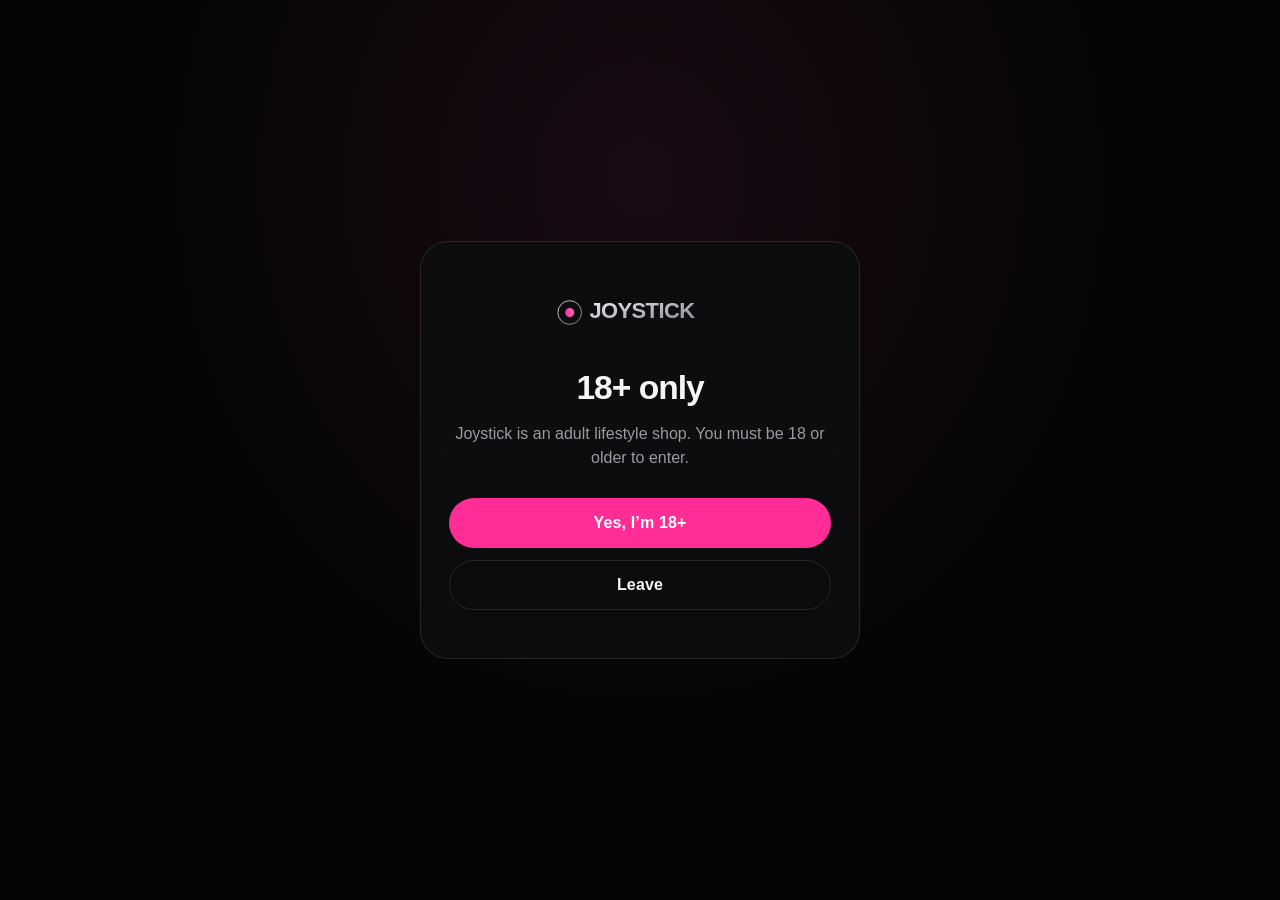
<file: index.html>
<!DOCTYPE html>
<html lang="en-ZA">
<head>
  <meta charset="utf-8" />
  <meta name="viewport" content="width=device-width, initial-scale=1" />
  <title>Joystick — Play Your Way.</title>
  <meta name="description" content="Joystick — adult lifestyle, intimacy and pleasure. Discreet shopping from Durban, South Africa. 18+ only." />
  <meta name="theme-color" content="#050505" />
  <meta name="robots" content="index,follow" />
  <link rel="canonical" href="https://qyvn.github.io/joystick-site/" />
  <meta property="og:title" content="Joystick — Play Your Way." />
  <meta property="og:description" content="Adult Lifestyle · Intimacy · Pleasure. Discreet plain packaging. Durban, South Africa. 18+." />
  <meta property="og:type" content="website" />
  <meta property="og:url" content="https://qyvn.github.io/joystick-site/" />
  <meta property="og:image" content="https://qyvn.github.io/joystick-site/assets/og.png" />
  <link rel="icon" href="assets/favicon.svg" type="image/svg+xml" />
  <link rel="stylesheet" href="css/styles.css" />
</head>
<body>
  <!-- 18+ age gate -->
  <div id="age-gate" role="dialog" aria-modal="true" aria-labelledby="age-title">
    <div class="gate-card">
      <img class="mark" src="assets/logo.svg" alt="Joystick" width="180" height="45" />
      <h1 id="age-title">18+ only</h1>
      <p>Joystick is an adult lifestyle shop. You must be 18 or older to enter.</p>
      <div class="gate-actions">
        <button type="button" class="btn btn-primary btn-block" id="age-yes">Yes, I’m 18+</button>
        <button type="button" class="btn btn-ghost btn-block" id="age-no">Leave</button>
      </div>
    </div>
  </div>

  <div id="site" hidden>
    <header class="topbar">
      <a class="brand-link" href="#top" aria-label="Joystick home">
        <img src="assets/logo.svg" alt="" width="140" height="35" />
      </a>
      <nav class="nav" aria-label="Primary">
        <a class="hide-sm" href="#shop">Shop</a>
        <a class="hide-sm" href="#shipping">Shipping</a>
        <a class="hide-sm" href="#order">Order</a>
        <a class="hide-sm" href="privacy.html">Privacy</a>
        <button type="button" class="cart-btn" id="cart-btn" aria-expanded="false" aria-controls="cart-drawer">
          Bag <span class="badge" id="cart-badge" data-count="0"></span>
        </button>
      </nav>
    </header>

    <main id="top">
      <section class="hero" aria-label="Intro">
        <div class="hero-inner">
          <p class="eyebrow">Adult Lifestyle · Intimacy · Pleasure</p>
          <h1><span>Play Your</span><span>Way.</span></h1>
          <p class="sub">A classy, discreet shop from Durban. Tasteful finds. Plain packaging. No fuss.</p>
          <div class="hero-cta">
            <a class="btn btn-primary" href="#shop">Browse the catalogue</a>
            <a class="btn btn-ghost" href="#shipping">Discreet shipping</a>
          </div>
        </div>
      </section>

      <section class="statement" aria-label="Promise">
        <p>Designed for adults who prefer quiet confidence over loud marketing.</p>
      </section>

      <section class="section" id="shop" aria-labelledby="shop-title">
        <div class="section-head">
          <div>
            <h2 id="shop-title">Catalogue</h2>
            <p>Placeholder products for now. Real stock will come from South African wholesalers and dropshippers.</p>
            <span class="price-note">All prices are placeholders (ZAR)</span>
          </div>
        </div>
        <div class="chips" id="category-chips" role="group" aria-label="Categories"></div>
        <div class="grid" id="product-grid"></div>
      </section>

      <section class="shipping" id="shipping" aria-labelledby="ship-title">
        <div class="shipping-inner">
          <h2 id="ship-title">Ships in plain packaging.</h2>
          <p>No brand names on the box. Discreet delivery across South Africa. Your business stays yours.</p>
          <div class="pill-row">
            <span class="pill">Unmarked outer box</span>
            <span class="pill">Neutral invoice option</span>
            <span class="pill">Durban-based</span>
          </div>
        </div>
      </section>

      <section class="section" id="order" aria-labelledby="order-title">
        <div class="section-head">
          <div>
            <h2 id="order-title">How to order</h2>
            <p>No card gateway yet. Order via WhatsApp or pay by EFT / Instant EFT.</p>
          </div>
        </div>
        <div class="steps">
          <article class="step">
            <div class="n">01</div>
            <h3>Add to bag</h3>
            <p>Pick what you want from the catalogue. Quantities stay on your device.</p>
          </article>
          <article class="step">
            <div class="n">02</div>
            <h3>WhatsApp or EFT</h3>
            <p>Send a prefilled WhatsApp order, or pay by EFT with your order reference.</p>
          </article>
          <article class="step">
            <div class="n">03</div>
            <h3>We confirm &amp; ship</h3>
            <p>We confirm stock, then ship in plain packaging. You’ll get a tracking note.</p>
          </article>
        </div>
      </section>
    </main>

    <footer class="footer">
      <div class="footer-inner">
        <div>
          <strong>Joystick</strong> — Play Your Way.<br />
          Adult Lifestyle · Intimacy · Pleasure<br />
          Durban, South Africa · 18+ only
        </div>
        <div>
          <nav aria-label="Footer">
            <a href="#shop">Shop</a>
            <a href="#shipping">Shipping</a>
            <a href="privacy.html">POPIA privacy</a>
          </nav>
          <p style="margin:14px 0 0">
            We process personal information in line with South Africa’s Protection of Personal Information Act (POPIA).
            See our <a href="privacy.html">privacy note</a>.
          </p>
        </div>
      </div>
    </footer>
  </div>

  <div class="overlay" id="cart-overlay"></div>
  <aside class="drawer" id="cart-drawer" aria-hidden="true" aria-label="Shopping bag">
    <div class="drawer-head">
      <h2>Your bag</h2>
      <button type="button" class="icon-btn" id="close-cart" aria-label="Close bag">✕</button>
    </div>
    <div class="drawer-body" id="cart-body"></div>
    <div class="drawer-foot">
      <div class="total-row">
        <span>Total</span>
        <strong id="cart-total">R0</strong>
      </div>
      <p class="hint">Prices are placeholders until real stock is loaded.</p>
      <button type="button" class="btn btn-primary btn-block" id="checkout-start" disabled>Checkout</button>
      <div class="checkout-panel" id="checkout-panel">
        <button type="button" class="btn btn-chrome btn-block" id="wa-checkout">
          Order on WhatsApp <span class="todo-flag">TODO number</span>
        </button>
        <button type="button" class="btn btn-ghost btn-block" id="eft-checkout">
          Pay by EFT / Instant EFT
        </button>
        <div class="eft-box" id="eft-box" hidden></div>
      </div>
    </div>
  </aside>

  <script src="js/config.js"></script>
  <script src="js/products.js"></script>
  <script src="js/app.js"></script>
</body>
</html>
</file>
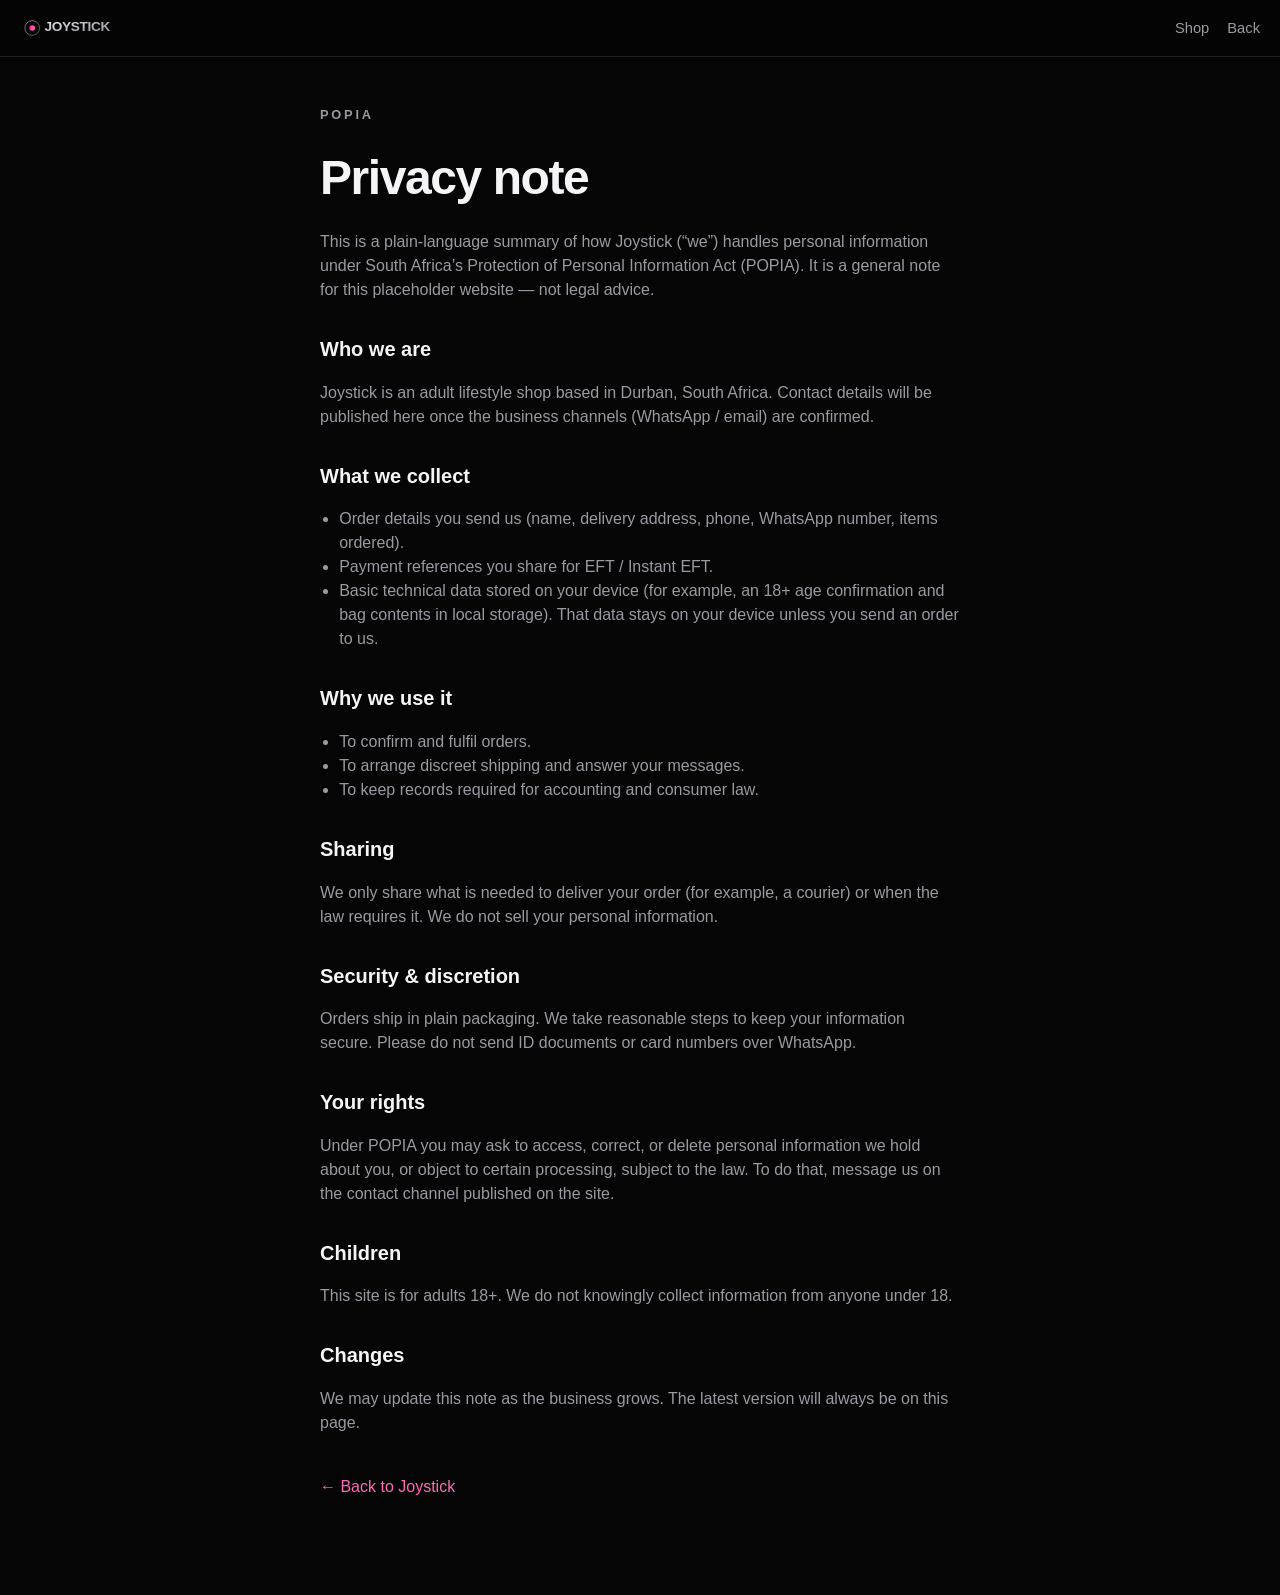
<file: privacy.html>
<!DOCTYPE html>
<html lang="en-ZA">
<head>
  <meta charset="utf-8" />
  <meta name="viewport" content="width=device-width, initial-scale=1" />
  <title>Privacy — Joystick (POPIA)</title>
  <meta name="description" content="Joystick privacy note under South Africa’s Protection of Personal Information Act (POPIA)." />
  <meta name="theme-color" content="#050505" />
  <link rel="icon" href="assets/favicon.svg" type="image/svg+xml" />
  <link rel="stylesheet" href="css/styles.css" />
</head>
<body>
  <header class="topbar">
    <a class="brand-link" href="index.html" aria-label="Joystick home">
      <img src="assets/logo.svg" alt="" width="140" height="35" />
    </a>
    <nav class="nav" aria-label="Primary">
      <a href="index.html#shop">Shop</a>
      <a href="index.html">Back</a>
    </nav>
  </header>

  <main class="prose">
    <p class="eyebrow">POPIA</p>
    <h1>Privacy note</h1>
    <p>This is a plain-language summary of how Joystick (“we”) handles personal information under South Africa’s Protection of Personal Information Act (POPIA). It is a general note for this placeholder website — not legal advice.</p>

    <h2>Who we are</h2>
    <p>Joystick is an adult lifestyle shop based in Durban, South Africa. Contact details will be published here once the business channels (WhatsApp / email) are confirmed.</p>

    <h2>What we collect</h2>
    <ul>
      <li>Order details you send us (name, delivery address, phone, WhatsApp number, items ordered).</li>
      <li>Payment references you share for EFT / Instant EFT.</li>
      <li>Basic technical data stored on your device (for example, an 18+ age confirmation and bag contents in local storage). That data stays on your device unless you send an order to us.</li>
    </ul>

    <h2>Why we use it</h2>
    <ul>
      <li>To confirm and fulfil orders.</li>
      <li>To arrange discreet shipping and answer your messages.</li>
      <li>To keep records required for accounting and consumer law.</li>
    </ul>

    <h2>Sharing</h2>
    <p>We only share what is needed to deliver your order (for example, a courier) or when the law requires it. We do not sell your personal information.</p>

    <h2>Security &amp; discretion</h2>
    <p>Orders ship in plain packaging. We take reasonable steps to keep your information secure. Please do not send ID documents or card numbers over WhatsApp.</p>

    <h2>Your rights</h2>
    <p>Under POPIA you may ask to access, correct, or delete personal information we hold about you, or object to certain processing, subject to the law. To do that, message us on the contact channel published on the site.</p>

    <h2>Children</h2>
    <p>This site is for adults 18+. We do not knowingly collect information from anyone under 18.</p>

    <h2>Changes</h2>
    <p>We may update this note as the business grows. The latest version will always be on this page.</p>

    <p style="margin-top:40px"><a href="index.html">← Back to Joystick</a></p>
  </main>
</body>
</html>
</file>
<file: css/styles.css>
/* Joystick — black / hot pink / chrome silver */
:root {
  --bg: #050505;
  --bg-elev: #0e0e10;
  --ink: #f5f5f7;
  --muted: #9a9aa3;
  --pink: #ff2d95;
  --pink-soft: #ff6bb5;
  --chrome: #c8c8d0;
  --chrome-dim: #8a8a96;
  --line: rgba(200, 200, 208, 0.14);
  --radius: 18px;
  --max: 1120px;
  --font: "Helvetica Neue", Helvetica, Arial, system-ui, sans-serif;
  --display: "Helvetica Neue", Helvetica, Arial, system-ui, sans-serif;
}

*, *::before, *::after { box-sizing: border-box; }
html { scroll-behavior: smooth; }
body {
  margin: 0;
  font-family: var(--font);
  background: var(--bg);
  color: var(--ink);
  line-height: 1.5;
  -webkit-font-smoothing: antialiased;
  text-rendering: optimizeLegibility;
}
img, svg { display: block; max-width: 100%; }
a { color: var(--pink-soft); text-decoration: none; }
a:hover { text-decoration: underline; }
button { font: inherit; cursor: pointer; }
.sr-only {
  position: absolute; width: 1px; height: 1px; padding: 0; margin: -1px;
  overflow: hidden; clip: rect(0,0,0,0); white-space: nowrap; border: 0;
}

/* ---------- Age gate ---------- */
#age-gate {
  position: fixed; inset: 0; z-index: 1000;
  display: grid; place-items: center;
  background: radial-gradient(ellipse at 50% 20%, #1a0a14 0%, var(--bg) 55%);
  padding: 24px;
}
#age-gate[hidden] { display: none; }
.gate-card {
  width: min(440px, 100%);
  text-align: center;
  padding: 48px 28px;
  border: 1px solid var(--line);
  border-radius: 28px;
  background: rgba(14,14,16,0.92);
  backdrop-filter: blur(12px);
}
.gate-card .mark { width: 180px; margin: 0 auto 28px; }
.gate-card h1 {
  margin: 0 0 8px;
  font-size: clamp(1.6rem, 5vw, 2.1rem);
  letter-spacing: -0.03em;
}
.gate-card p { color: var(--muted); margin: 0 0 28px; }
.gate-actions { display: grid; gap: 12px; }
.btn {
  display: inline-flex; align-items: center; justify-content: center; gap: 8px;
  min-height: 48px; padding: 12px 20px;
  border-radius: 999px; border: 1px solid transparent;
  font-weight: 600; letter-spacing: 0.01em;
  transition: transform .15s ease, background .15s ease, border-color .15s ease;
}
.btn:active { transform: scale(0.98); }
.btn-primary { background: var(--pink); color: #fff; }
.btn-primary:hover { background: var(--pink-soft); }
.btn-ghost {
  background: transparent; color: var(--ink);
  border-color: var(--line);
}
.btn-ghost:hover { border-color: var(--chrome-dim); }
.btn-chrome {
  background: linear-gradient(135deg, #f5f5f7, #a8a8b2);
  color: #111;
}
.btn-block { width: 100%; }
.btn-sm { min-height: 40px; padding: 8px 14px; font-size: 0.92rem; }

/* ---------- Shell ---------- */
#site[hidden] { display: none; }
.topbar {
  position: sticky; top: 0; z-index: 50;
  display: flex; align-items: center; justify-content: space-between;
  gap: 16px; padding: 14px 20px;
  background: rgba(5,5,5,0.86);
  border-bottom: 1px solid var(--line);
  backdrop-filter: blur(14px);
}
.brand-link { display: flex; align-items: center; gap: 10px; color: inherit; text-decoration: none; }
.brand-link img, .brand-link svg { height: 28px; width: auto; }
.brand-word {
  font-weight: 900; letter-spacing: 0.08em; font-size: 0.95rem;
  background: linear-gradient(90deg, #f5f5f7, #a8a8b2);
  -webkit-background-clip: text; background-clip: text; color: transparent;
}
.nav { display: flex; gap: 18px; align-items: center; }
.nav a { color: var(--muted); text-decoration: none; font-size: 0.92rem; }
.nav a:hover { color: var(--ink); text-decoration: none; }
.cart-btn {
  position: relative;
  background: transparent; border: 1px solid var(--line);
  color: var(--ink); border-radius: 999px;
  padding: 8px 14px; font-weight: 600;
}
.cart-btn .badge {
  position: absolute; top: -6px; right: -6px;
  min-width: 20px; height: 20px; padding: 0 5px;
  border-radius: 999px; background: var(--pink); color: #fff;
  font-size: 0.72rem; display: grid; place-items: center;
}
.cart-btn .badge:empty, .cart-btn .badge[data-count="0"] { display: none; }

main { overflow-x: hidden; }

/* ---------- Hero chapter ---------- */
.hero {
  min-height: calc(100svh - 60px);
  display: grid; align-content: center;
  padding: 64px 20px 80px;
  position: relative;
}
.hero::before {
  content: "";
  position: absolute; inset: 10% -20% auto;
  height: 50%;
  background:
    radial-gradient(ellipse at 30% 40%, rgba(255,45,149,0.22), transparent 55%),
    radial-gradient(ellipse at 70% 60%, rgba(200,200,208,0.12), transparent 50%);
  pointer-events: none;
}
.hero-inner { max-width: var(--max); margin: 0 auto; position: relative; }
.eyebrow {
  color: var(--pink); font-size: 0.8rem; font-weight: 700;
  letter-spacing: 0.22em; text-transform: uppercase; margin: 0 0 18px;
}
.hero h1 {
  margin: 0;
  font-size: clamp(3.2rem, 12vw, 7.5rem);
  line-height: 0.92;
  letter-spacing: -0.05em;
  font-weight: 900;
  max-width: 10ch;
}
.hero h1 span {
  display: block;
  background: linear-gradient(100deg, #fff 0%, #c8c8d0 45%, #ff2d95 100%);
  -webkit-background-clip: text; background-clip: text; color: transparent;
}
.hero .sub {
  margin: 28px 0 0;
  color: var(--muted);
  font-size: clamp(1rem, 2.4vw, 1.25rem);
  max-width: 28ch;
}
.hero-cta { margin-top: 40px; display: flex; flex-wrap: wrap; gap: 12px; }

/* ---------- Statement strip ---------- */
.statement {
  border-block: 1px solid var(--line);
  padding: 56px 20px;
  text-align: center;
}
.statement p {
  margin: 0 auto;
  max-width: 18ch;
  font-size: clamp(1.6rem, 5vw, 2.6rem);
  font-weight: 700;
  letter-spacing: -0.03em;
  line-height: 1.15;
}

/* ---------- Sections ---------- */
.section {
  max-width: var(--max);
  margin: 0 auto;
  padding: 72px 20px;
}
.section-head {
  display: flex; flex-wrap: wrap; align-items: end; justify-content: space-between;
  gap: 16px; margin-bottom: 28px;
}
.section-head h2 {
  margin: 0;
  font-size: clamp(1.8rem, 4vw, 2.6rem);
  letter-spacing: -0.03em;
}
.section-head p { margin: 0; color: var(--muted); max-width: 36ch; }
.price-note {
  display: inline-block; margin-top: 8px;
  font-size: 0.78rem; color: var(--chrome-dim);
  letter-spacing: 0.04em; text-transform: uppercase;
}

/* Category chips */
.chips {
  display: flex; gap: 8px; flex-wrap: wrap; margin-bottom: 22px;
}
.chip {
  border: 1px solid var(--line); background: transparent; color: var(--muted);
  border-radius: 999px; padding: 8px 14px; font-size: 0.88rem;
}
.chip[aria-pressed="true"], .chip:hover {
  color: var(--ink); border-color: var(--pink); background: rgba(255,45,149,0.08);
}

/* Product grid — asymmetric */
.grid {
  display: grid;
  grid-template-columns: repeat(12, 1fr);
  gap: 16px;
}
.card {
  grid-column: span 12;
  background: var(--bg-elev);
  border: 1px solid var(--line);
  border-radius: var(--radius);
  overflow: hidden;
  display: flex; flex-direction: column;
  transition: border-color .2s ease, transform .2s ease;
}
.card:hover { border-color: rgba(255,45,149,0.35); transform: translateY(-2px); }
@media (min-width: 640px) {
  .card { grid-column: span 6; }
  .card:nth-child(3n+1) { grid-column: span 7; }
  .card:nth-child(3n+2) { grid-column: span 5; }
}
@media (min-width: 960px) {
  .card, .card:nth-child(3n+1), .card:nth-child(3n+2) { grid-column: span 4; }
  .card:nth-child(6n+1) { grid-column: span 5; }
  .card:nth-child(6n+2) { grid-column: span 3; }
  .card:nth-child(6n+3) { grid-column: span 4; }
}
.card-visual {
  aspect-ratio: 4/3;
  background:
    radial-gradient(circle at 30% 30%, hsl(var(--hue) / 0.55), transparent 55%),
    radial-gradient(circle at 80% 70%, rgba(200,200,208,0.18), transparent 45%),
    linear-gradient(160deg, #121216, #09090b);
  position: relative;
}
.card-visual::after {
  content: "";
  position: absolute; inset: 22%;
  border-radius: 50% 40% 55% 45%;
  border: 1px solid rgba(255,255,255,0.12);
  background: linear-gradient(135deg, rgba(255,255,255,0.08), transparent 60%);
}
.card-body { padding: 18px 18px 20px; display: flex; flex-direction: column; gap: 8px; flex: 1; }
.card-cat {
  font-size: 0.72rem; letter-spacing: 0.16em; text-transform: uppercase;
  color: var(--pink-soft); font-weight: 700;
}
.card h3 { margin: 0; font-size: 1.15rem; letter-spacing: -0.02em; }
.card p { margin: 0; color: var(--muted); font-size: 0.92rem; flex: 1; }
.card-row {
  display: flex; align-items: center; justify-content: space-between; gap: 12px; margin-top: 8px;
}
.price {
  font-weight: 700;
  background: linear-gradient(90deg, #f5f5f7, #a8a8b2);
  -webkit-background-clip: text; background-clip: text; color: transparent;
}
.price small { font-weight: 500; color: var(--chrome-dim); background: none; -webkit-background-clip: initial; background-clip: initial; }

/* Shipping chapter — full bleed */
.shipping {
  margin: 24px 0;
  padding: 80px 20px;
  background:
    linear-gradient(180deg, transparent, rgba(255,45,149,0.06)),
    #09090b;
  border-block: 1px solid var(--line);
}
.shipping-inner { max-width: 640px; margin: 0 auto; text-align: center; }
.shipping h2 {
  margin: 0 0 16px;
  font-size: clamp(2rem, 6vw, 3.4rem);
  letter-spacing: -0.04em; line-height: 1.05;
}
.shipping p { color: var(--muted); font-size: 1.05rem; margin: 0 auto 28px; max-width: 36ch; }
.pill-row { display: flex; flex-wrap: wrap; gap: 10px; justify-content: center; }
.pill {
  border: 1px solid var(--line); border-radius: 999px;
  padding: 10px 16px; color: var(--chrome); font-size: 0.88rem;
}

/* How to order */
.steps {
  display: grid; gap: 14px;
}
@media (min-width: 720px) { .steps { grid-template-columns: repeat(3, 1fr); } }
.step {
  padding: 22px; border: 1px solid var(--line); border-radius: var(--radius);
  background: var(--bg-elev);
}
.step .n {
  color: var(--pink); font-weight: 800; letter-spacing: 0.12em;
  font-size: 0.75rem; margin-bottom: 10px;
}
.step h3 { margin: 0 0 8px; font-size: 1.1rem; }
.step p { margin: 0; color: var(--muted); font-size: 0.92rem; }

/* Footer */
.footer {
  border-top: 1px solid var(--line);
  padding: 40px 20px 56px;
  color: var(--muted); font-size: 0.9rem;
}
.footer-inner {
  max-width: var(--max); margin: 0 auto;
  display: grid; gap: 20px;
}
@media (min-width: 720px) {
  .footer-inner { grid-template-columns: 1.4fr 1fr; align-items: start; }
}
.footer strong { color: var(--ink); }
.footer nav { display: flex; flex-wrap: wrap; gap: 14px; }

/* ---------- Cart drawer ---------- */
.overlay {
  position: fixed; inset: 0; background: rgba(0,0,0,0.55);
  z-index: 80; opacity: 0; pointer-events: none; transition: opacity .2s ease;
}
.overlay.open { opacity: 1; pointer-events: auto; }
.drawer {
  position: fixed; top: 0; right: 0; bottom: 0; z-index: 90;
  width: min(420px, 100%);
  background: #0b0b0d;
  border-left: 1px solid var(--line);
  transform: translateX(100%);
  transition: transform .25s ease;
  display: flex; flex-direction: column;
}
.drawer.open { transform: translateX(0); }
.drawer-head {
  display: flex; align-items: center; justify-content: space-between;
  padding: 18px 18px 14px; border-bottom: 1px solid var(--line);
}
.drawer-head h2 { margin: 0; font-size: 1.2rem; }
.icon-btn {
  background: transparent; border: 1px solid var(--line); color: var(--ink);
  width: 40px; height: 40px; border-radius: 999px;
}
.drawer-body { padding: 16px 18px; overflow: auto; flex: 1; }
.cart-empty { color: var(--muted); padding: 24px 0; text-align: center; }
.cart-item {
  display: grid; grid-template-columns: 1fr auto; gap: 8px 12px;
  padding: 14px 0; border-bottom: 1px solid var(--line);
}
.cart-item h3 { margin: 0; font-size: 0.98rem; }
.cart-item .meta { color: var(--muted); font-size: 0.85rem; }
.qty {
  display: inline-flex; align-items: center; gap: 8px;
  border: 1px solid var(--line); border-radius: 999px; padding: 4px;
}
.qty button {
  width: 28px; height: 28px; border-radius: 999px;
  border: 0; background: #1a1a1e; color: var(--ink);
}
.drawer-foot {
  padding: 16px 18px 22px; border-top: 1px solid var(--line);
  display: grid; gap: 10px;
}
.total-row {
  display: flex; justify-content: space-between; align-items: baseline;
  font-size: 1.05rem; margin-bottom: 4px;
}
.checkout-panel {
  display: none; gap: 12px; padding-top: 8px;
}
.checkout-panel.show { display: grid; }
.eft-box {
  border: 1px dashed var(--line); border-radius: 14px; padding: 14px;
  background: #0e0e12; font-size: 0.9rem; color: var(--muted);
}
.eft-box code {
  display: block; color: var(--ink); font-family: ui-monospace, SFMono-Regular, Menlo, monospace;
  margin-top: 4px; word-break: break-all;
}
.todo-flag {
  display: inline-block; margin-left: 6px;
  font-size: 0.68rem; letter-spacing: 0.08em; text-transform: uppercase;
  color: #111; background: #ffd166; padding: 2px 6px; border-radius: 4px; font-weight: 800;
}
.hint { font-size: 0.8rem; color: var(--chrome-dim); }

/* Privacy page */
.prose {
  max-width: 680px; margin: 0 auto; padding: 48px 20px 80px;
}
.prose h1 { font-size: clamp(2rem, 5vw, 3rem); letter-spacing: -0.03em; margin: 0 0 12px; }
.prose h2 { margin-top: 32px; font-size: 1.25rem; }
.prose p, .prose li { color: var(--muted); }
.prose ul { padding-left: 1.2rem; }

@media (max-width: 720px) {
  .nav .hide-sm { display: none; }
}
</file>
